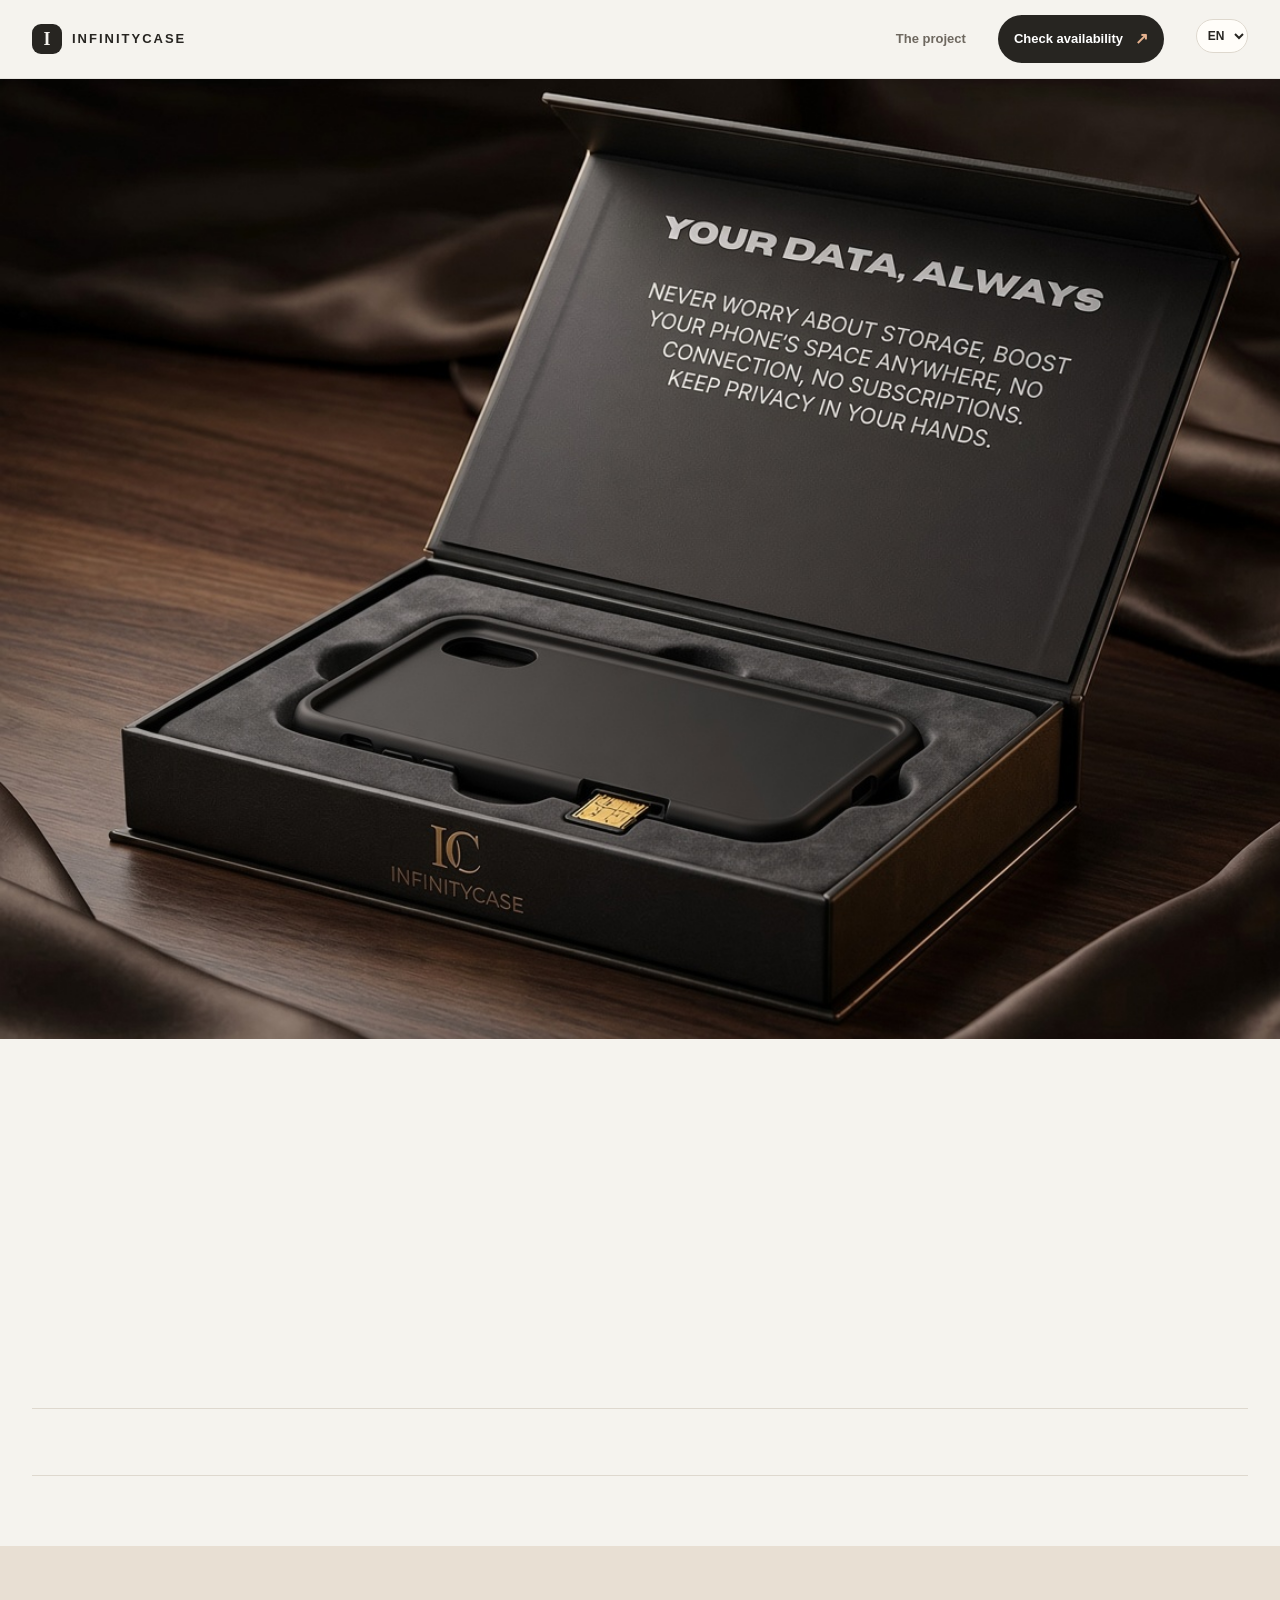
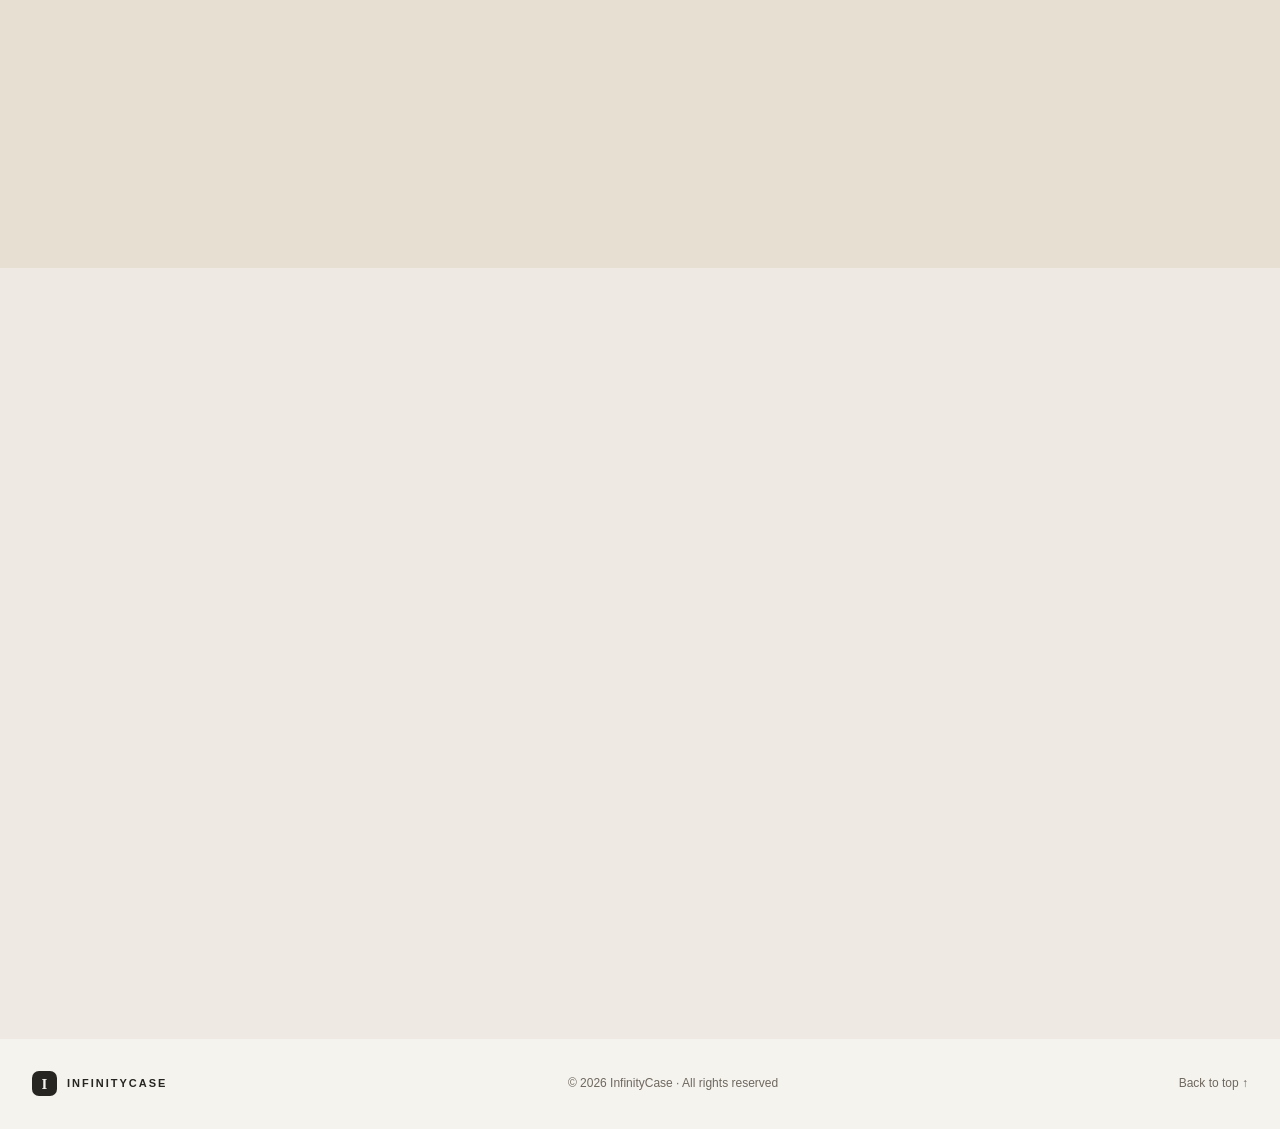
<file: index.html>
<!DOCTYPE html>
<html lang="it">
<head>
  <meta charset="UTF-8">
  <meta name="viewport" content="width=device-width, initial-scale=1">
  <meta name="description" content="InfinityCase: i tuoi dati, sempre con te. Richiedi la disponibilità della versione che desideri." data-i18n-meta="description">
  <title data-i18n="page_title">InfinityCase — I tuoi dati, sempre con te</title>
  <link rel="stylesheet" href="styles.css">
  <script src="animations.js" defer></script>
  <script src="lang.js" defer></script>
</head>
<body>
  <header class="site-header">
    <div class="header-inner">
      <a class="brand" href="#top" aria-label="InfinityCase, pagina iniziale" data-i18n-aria-label="brand_home">
        <span class="brand-mark" aria-hidden="true">I</span>
        <span>INFINITYCASE</span>
      </a>
      <nav class="main-nav" aria-label="Navigazione principale" data-i18n-aria-label="main_nav_label">
        <a href="#progetto" data-i18n="nav_project">Il progetto</a>
        <a class="nav-cta" href="#disponibilita">
          <span data-i18n="nav_request">Richiedi disponibilità</span> <span aria-hidden="true">↗</span>
        </a>
        <label class="language-picker" for="lang-select">
          <span class="visually-hidden" data-i18n="language_label">Lingua</span>
          <select id="lang-select" aria-label="Seleziona lingua" data-i18n-aria-label="language_label">
            <option value="it">IT</option>
            <option value="en">EN</option>
          </select>
        </label>
      </nav>
    </div>
  </header>

  <main id="top">
    <img class="hero-image" src="infinitycase-product.jpeg"
         alt="Confezione InfinityCase aperta con custodia bianca per smartphone" data-i18n-alt="hero_alt">

    <section class="hero">
      <div class="hero-grid">
        <div class="hero-heading">
          <p class="eyebrow"><span class="eyebrow-dot"></span><span data-i18n="eyebrow">Più spazio. Più libertà. Più privacy.</span></p>
          <h1 data-i18n-html="hero_title">I tuoi dati.<br><span>Sempre con te.</span></h1>
        </div>
        <div class="hero-details">
          <p class="intro" data-i18n="intro">
            Dimentica i limiti di spazio sul telefono. InfinityCase è pensata
            per portare i tuoi dati con te, senza abbonamenti e mantenendo
            il controllo delle tue informazioni.
          </p>
          <a class="primary-link" href="#disponibilita">
            <span data-i18n="hero_cta">Scopri la disponibilità</span> <span aria-hidden="true">↘</span>
          </a>
        </div>
        <ul class="feature-list" aria-label="Caratteristiche di InfinityCase" data-i18n-aria-label="features_label">
          <li><span>01</span><span data-i18n="feature_space">Più spazio</span></li>
          <li><span>02</span><span data-i18n="feature_subscription">Senza abbonamenti</span></li>
          <li><span>03</span><span data-i18n="feature_control">Più controllo</span></li>
        </ul>
      </div>
    </section>

    <section class="project-note" id="progetto" aria-labelledby="project-note-title">
      <div class="project-note-content">
        <div class="project-heading">
          <p class="eyebrow" data-i18n="project_eyebrow">Un progetto indipendente</p>
          <h2 id="project-note-title" data-i18n-html="project_title">Nato a Pisa.<br>Costruito insieme.</h2>
        </div>
        <div class="project-description">
          <p data-i18n="project_p1">
            InfinityCase è realizzato da studenti dell'Università di Pisa. 
          </p>
          <p class="availability-note" data-i18n="project_p2">
            Le versioni dipendono dalla produzione: non tutti i modelli di telefono
            potrebbero essere già stati realizzati o essere disponibili. 
          </p>
        </div>
      </div>
    </section>

    <section class="request" id="disponibilita">
      <div class="request-inner">
        <div class="request-copy">
          <p class="eyebrow" data-i18n="request_eyebrow">Il prossimo passo</p>
          <h2 data-i18n="request_title">Verifica la disponibilità per il tuo telefono.</h2>
          <p data-i18n="request_copy">Indicaci il modello che ti interessa: ti ricontatteremo via email indicando le versioni e le colorazioni disponibili per il modello richiesto. Verranno indicati anche costo, tempi di consegna e altre informazioni relative alla procedura di acquisto.</p>
          <p class="request-assurance" data-i18n="request_assurance">ATTENZIONE: La compilazione del seguente modulo NON comporta alcun obbligo di acquisto.</p>
        </div>

        <div class="form-wrap">
          <h2 data-i18n="form_title">Richiedi disponibilità</h2>
          <p class="form-intro" data-i18n="form_intro">Compila il modulo per ricevere aggiornamenti.</p>

          <form name="richiesta-disponibilita" method="POST" data-netlify="true"
                action="grazie.html" netlify-honeypot="bot-field" onsubmit="sessionStorage.setItem('versione_scelta', document.getElementById('versione').value)">
            <input type="hidden" name="form-name" value="richiesta-disponibilita">

            <p hidden>
              <label>compilare questo campo: <input name="bot-field"> </label>
            </p>

            <div class="field">
              <label for="nome" data-i18n="name_label">Nome e cognome</label>
              <input id="nome" type="text" autocomplete="name"
                     placeholder="Il tuo nome" data-i18n-placeholder="name_placeholder" required>
            </div>

            <div class="field">
              <label for="email" data-i18n="email_label">Indirizzo email</label>
              <input id="email" type="email" autocomplete="email"
                     placeholder="nome@email.com"
                     pattern="[^@\s]+@[^@\s]+\.[^@\s]+"
                     title="Inserisci un indirizzo email valido, ad esempio nome@dominio.it" data-i18n-title="email_title"
                     required>
            </div>

            <div class="field">
              <label for="versione" data-i18n="model_label">Versione desiderata</label>
              <select id="versione" name="versione" required>
                <option value="" selected disabled data-i18n="model_select">Seleziona il tuo modello</option>
                <option value="iPhone 17 / 17 Pro / 17 Pro Max">iPhone 17 / 17 Pro / 17 Pro Max</option>
                <option value="iPhone 16 / 16 Plus / 16 Pro / 16 Pro Max">iPhone 16 / 16 Plus / 16 Pro / 16 Pro Max</option>
                <option value="iPhone 15 / 15 Plus / 15 Pro / 15 Pro Max">iPhone 15 / 15 Plus / 15 Pro / 15 Pro Max</option>
                <option value="iPhone 14 / 14 Plus / 14 Pro / 14 Pro Max">iPhone 14 / 14 Plus / 14 Pro / 14 Pro Max</option>
                <option value="iPhone 13 / 13 Mini / 13 Pro / 13 Pro Max">iPhone 13 / 13 Mini / 13 Pro / 13 Pro Max</option>
                <option value="Samsung Galaxy S26 / S26+ / S26 Ultra">Samsung Galaxy S26 / S26+ / S26 Ultra</option>
                <option value="Samsung Galaxy S25 / S25+ / S25 Ultra">Samsung Galaxy S25 / S25+ / S25 Ultra</option>
                <option value="Samsung Galaxy S24 / S24+ / S24 Ultra">Samsung Galaxy S24 / S24+ / S24 Ultra</option>
                <option value="Samsung Galaxy S23 / S23+ / S23 Ultra">Samsung Galaxy S23 / S23+ / S23 Ultra</option>
                <option value="Samsung Galaxy Z Flip / Z Fold">Samsung Galaxy Z Flip / Z Fold</option>
                <option value="Google Pixel 10 / 10 Pro">Google Pixel 10 / 10 Pro</option>
                <option value="Google Pixel 9 / 9 Pro / 9a">Google Pixel 9 / 9 Pro / 9a</option>
                <option value="Xiaomi 15 / 15 Ultra">Xiaomi 15 / 15 Ultra</option>
                <option value="Xiaomi 14 / 14T / 14T Pro">Xiaomi 14 / 14T / 14T Pro</option>
                <option value="Altro modello" data-i18n="other_model">Altro modello</option>
              </select>
            </div>

            <button type="submit"><span data-i18n="submit">RICHIEDI DISPONIBILITÀ</span> <span aria-hidden="true">↗</span></button>
            <p class="privacy" data-i18n="privacy">L'invio del modulo non comporta alcun obbligo di acquisto.</p>
          </form>

        </div>
      </div>
    </section>
  </main>

  <footer class="site-footer">
    <a class="brand footer-brand" href="#top">
      <span class="brand-mark" aria-hidden="true">I</span>
      <span>INFINITYCASE</span>
    </a>
    <p data-i18n="footer_rights">© 2026 InfinityCase · Tutti i diritti riservati</p>
    <a href="#top" class="back-to-top" data-i18n="back_top">Torna su ↑</a>
  </footer>
</body>
</html>
</file>
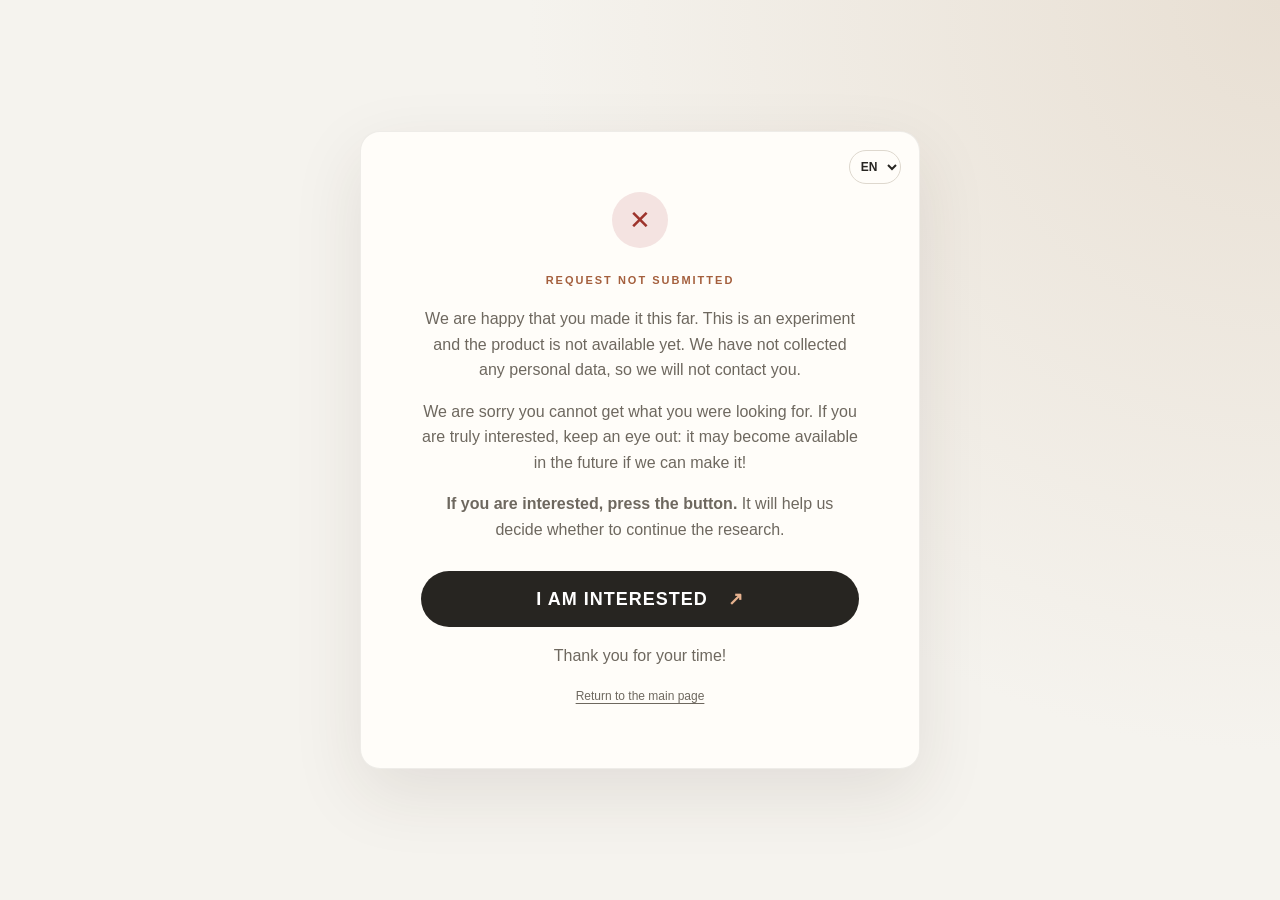
<file: grazie.html>
<!DOCTYPE html>
<html lang="it">
<head>
  <meta charset="UTF-8">
  <meta name="viewport" content="width=device-width, initial-scale=1">
  <title data-i18n="thank_title">Richiesta non inviata — InfinityCase</title>
  <link rel="stylesheet" href="styles.css">
  <script src="lang.js" defer></script>
</head>
<body class="thank-you">
  <main>
    <label class="thank-you-language" for="lang-select">
      <span class="visually-hidden" data-i18n="language_label">Lingua</span>
      <select id="lang-select" aria-label="Seleziona lingua" data-i18n-aria-label="language_label">
        <option value="it">IT</option>
        <option value="en">EN</option>
      </select>
    </label>
    <div class="thank-you-mark" aria-hidden="true">✕</div>
    <p class="eyebrow" data-i18n="thank_eyebrow">Richiesta non inviata</p>
    <p data-i18n="thank_p1">Il fatto che tu sia arrivato fino a qui ci rende molto felici. Questo è un esperimento e il prodotto non è ancora disponibile, non abbiamo raccolto nessuno dei tuoi dati personali quindi non verrai ricontattato.</p>
    <p data-i18n="thank_p2">Ci spiace che tu non possa ricevere ciò che cercavi, ma se sei veramente interessato rimani aggiornato perché potrebbe diventare disponibile in futuro se riusciamo a realizzarlo!</p>

    <p id="interesse-descrizione"><strong data-i18n="interest_label">Se sei interessato, premi il pulsante.</strong> <span data-i18n="interest_help">Ci aiuterà a capire se continuare la ricerca.</span></p>
    <form id="interesse-form" name="segnalazione-interesse" method="POST"
          data-netlify="true" action="grazie.html?interesse=inviato">
      <input type="hidden" name="form-name" value="segnalazione-interesse">
      <input type="hidden" name="interesse" value="si">
      <input type="hidden" name="versione" id="versione-scelta" value="Non specificato">
      <button class="primary-link" type="submit"><span data-i18n="interest_submit">SONO INTERESSATO</span> <span aria-hidden="true">↗</span></button>
    </form>
    <p id="interesse-confermato" role="status" hidden data-i18n="interest_confirmed">Grazie, abbiamo registrato il tuo interesse.</p>


     <p data-i18n="thank_time">Grazie per il tuo tempo!</p>
    <a class="thank-you-back" href="index.html" data-i18n="thank_back">Torna alla pagina principale</a>
  
  </main>
  <script>
    const modello = sessionStorage.getItem('versione_scelta');
    if (modello) {
      document.getElementById('versione-scelta').value = modello;
    }

    if (new URLSearchParams(window.location.search).get('interesse') === 'inviato') {
      document.getElementById('interesse-form').hidden = true;
      document.getElementById('interesse-descrizione').hidden = true;
      document.getElementById('interesse-confermato').hidden = false;
    }
  </script>
</body>
</html>
</file>
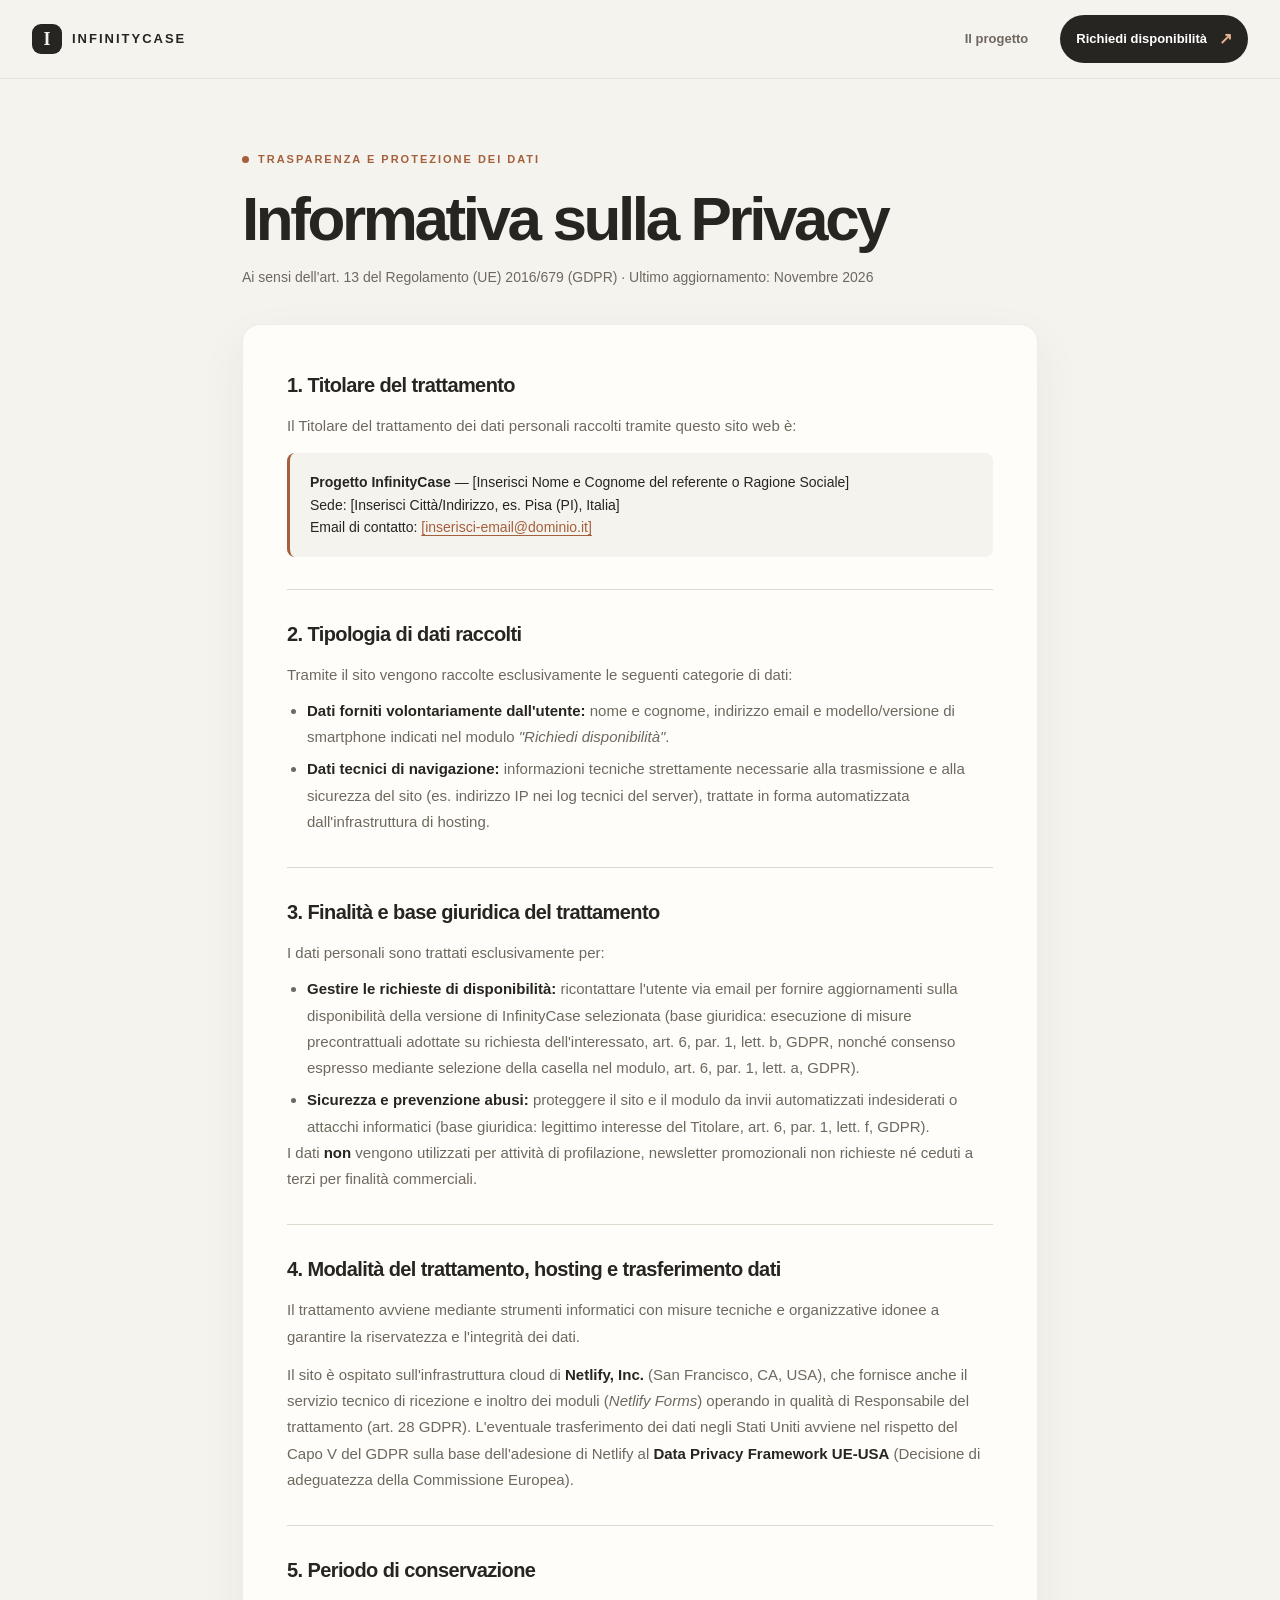
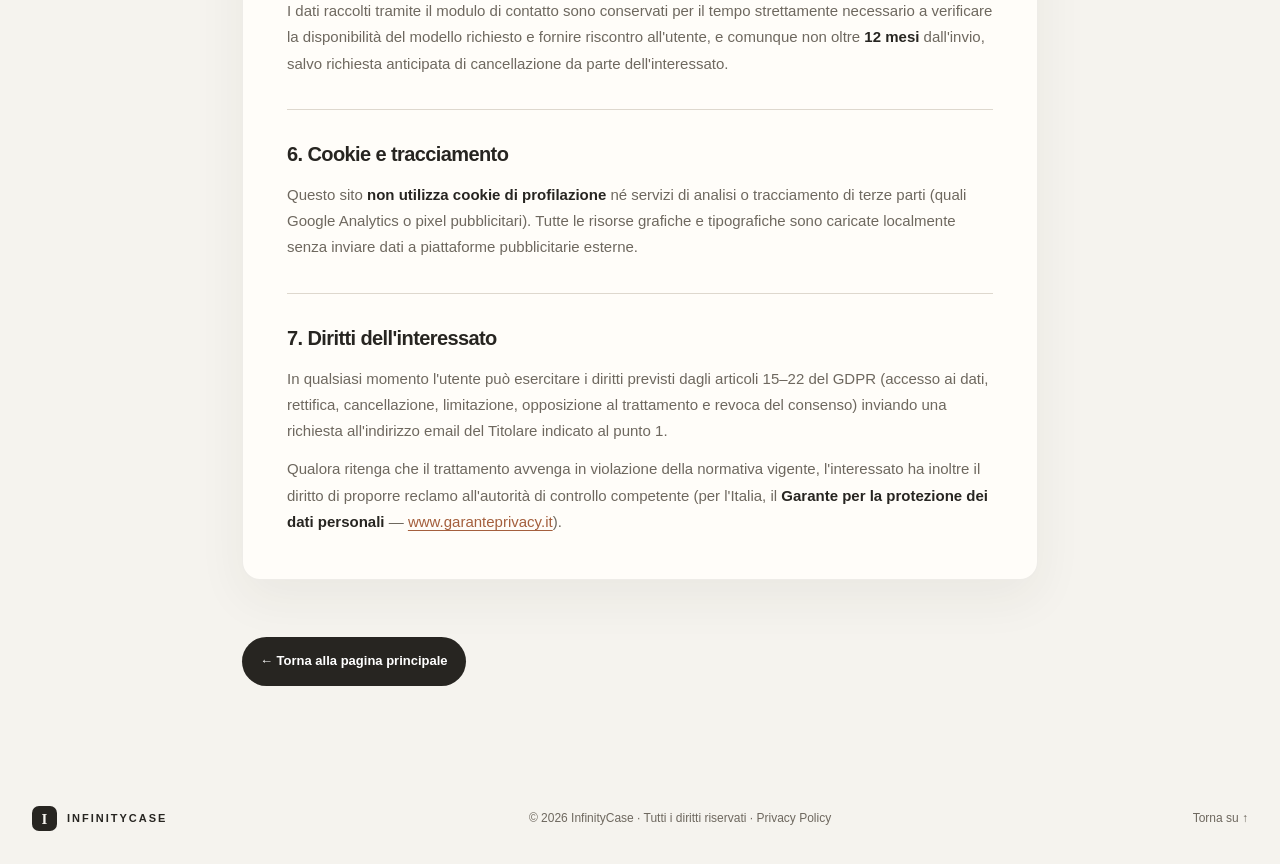
<file: privacy.html>
<!DOCTYPE html>
<html lang="it">
<head>
  <meta charset="UTF-8">
  <meta name="viewport" content="width=device-width, initial-scale=1">
  <meta name="description" content="Informativa sulla Privacy di InfinityCase ai sensi dell'art. 13 del Regolamento (UE) 2016/679 (GDPR).">
  <title>Informativa sulla Privacy — InfinityCase</title>
  <link rel="stylesheet" href="styles.css">
  <style>
    .privacy-hero {
      max-width: 860px;
      margin: auto;
      padding: 72px 32px 36px;
    }
    .privacy-hero h1 {
      margin-top: 18px;
      font-size: clamp(38px, 5.5vw, 62px);
      font-weight: 600;
      line-height: 1.02;
      letter-spacing: -0.055em;
    }
    .privacy-meta {
      margin-top: 16px;
      color: var(--muted);
      font-size: 14px;
    }
    .privacy-body {
      max-width: 860px;
      margin: 0 auto 88px;
      padding: 0 32px;
    }
    .privacy-card {
      padding: 44px;
      border: 1px solid rgba(39,37,33,.08);
      border-radius: 18px;
      background: var(--surface);
      box-shadow: 0 18px 50px rgba(54,44,32,.06);
    }
    .privacy-card section + section {
      margin-top: 32px;
      padding-top: 28px;
      border-top: 1px solid var(--line);
    }
    .privacy-card h2 {
      font-size: 20px;
      font-weight: 650;
      letter-spacing: -0.03em;
      margin-bottom: 12px;
      color: var(--ink);
    }
    .privacy-card p, .privacy-card li {
      color: var(--muted);
      font-size: 15px;
      line-height: 1.75;
    }
    .privacy-card p + p {
      margin-top: 12px;
    }
    .privacy-card ul {
      margin: 10px 0 0 20px;
    }
    .privacy-card li + li {
      margin-top: 6px;
    }
    .privacy-card strong {
      color: var(--ink);
      font-weight: 650;
    }
    .privacy-card a {
      color: var(--accent);
      text-decoration: underline;
      text-underline-offset: 3px;
    }
    .holder-box {
      margin-top: 14px;
      padding: 18px 20px;
      border-left: 3px solid var(--accent);
      border-radius: 8px;
      background: var(--paper);
      font-size: 14px;
      color: var(--ink);
    }
    .privacy-actions {
      margin-top: 32px;
      display: flex;
      justify-content: space-between;
      align-items: center;
      flex-wrap: wrap;
      gap: 16px;
    }
    @media (max-width: 600px) {
      .privacy-hero { padding: 48px 20px 24px; }
      .privacy-body { padding: 0 20px; margin-bottom: 56px; }
      .privacy-card { padding: 26px 20px; border-radius: 14px; }
    }
  </style>
</head>
<body id="top">
  <header class="site-header">
    <div class="header-inner">
      <a class="brand" href="index.html" aria-label="InfinityCase, pagina iniziale">
        <span class="brand-mark" aria-hidden="true">I</span>
        <span>INFINITYCASE</span>
      </a>
      <nav class="main-nav" aria-label="Navigazione principale">
        <a href="index.html#progetto">Il progetto</a>
        <a class="nav-cta" href="index.html#disponibilita">
          Richiedi disponibilità <span aria-hidden="true">↗</span>
        </a>
      </nav>
    </div>
  </header>

  <main>
    <div class="privacy-hero">
      <p class="eyebrow"><span class="eyebrow-dot"></span>Trasparenza e protezione dei dati</p>
      <h1>Informativa sulla Privacy</h1>
      <p class="privacy-meta">Ai sensi dell'art. 13 del Regolamento (UE) 2016/679 (GDPR) · Ultimo aggiornamento: Novembre 2026</p>
    </div>

    <div class="privacy-body">
      <div class="privacy-card">
        <section>
          <h2>1. Titolare del trattamento</h2>
          <p>
            Il Titolare del trattamento dei dati personali raccolti tramite questo sito web è:
          </p>
          <div class="holder-box">
            <strong>Progetto InfinityCase</strong> — [Inserisci Nome e Cognome del referente o Ragione Sociale]<br>
            Sede: [Inserisci Città/Indirizzo, es. Pisa (PI), Italia]<br>
            Email di contatto: <a href="mailto:[inserisci-email@dominio.it]">[inserisci-email@dominio.it]</a>
          </div>
        </section>

        <section>
          <h2>2. Tipologia di dati raccolti</h2>
          <p>
            Tramite il sito vengono raccolte esclusivamente le seguenti categorie di dati:
          </p>
          <ul>
            <li><strong>Dati forniti volontariamente dall'utente:</strong> nome e cognome, indirizzo email e modello/versione di smartphone indicati nel modulo <em>"Richiedi disponibilità"</em>.</li>
            <li><strong>Dati tecnici di navigazione:</strong> informazioni tecniche strettamente necessarie alla trasmissione e alla sicurezza del sito (es. indirizzo IP nei log tecnici del server), trattate in forma automatizzata dall'infrastruttura di hosting.</li>
          </ul>
        </section>

        <section>
          <h2>3. Finalità e base giuridica del trattamento</h2>
          <p>
            I dati personali sono trattati esclusivamente per:
          </p>
          <ul>
            <li><strong>Gestire le richieste di disponibilità:</strong> ricontattare l'utente via email per fornire aggiornamenti sulla disponibilità della versione di InfinityCase selezionata (base giuridica: esecuzione di misure precontrattuali adottate su richiesta dell'interessato, art. 6, par. 1, lett. b, GDPR, nonché consenso espresso mediante selezione della casella nel modulo, art. 6, par. 1, lett. a, GDPR).</li>
            <li><strong>Sicurezza e prevenzione abusi:</strong> proteggere il sito e il modulo da invii automatizzati indesiderati o attacchi informatici (base giuridica: legittimo interesse del Titolare, art. 6, par. 1, lett. f, GDPR).</li>
          </ul>
          <p>
            I dati <strong>non</strong> vengono utilizzati per attività di profilazione, newsletter promozionali non richieste né ceduti a terzi per finalità commerciali.
          </p>
        </section>

        <section>
          <h2>4. Modalità del trattamento, hosting e trasferimento dati</h2>
          <p>
            Il trattamento avviene mediante strumenti informatici con misure tecniche e organizzative idonee a garantire la riservatezza e l'integrità dei dati.
          </p>
          <p>
            Il sito è ospitato sull'infrastruttura cloud di <strong>Netlify, Inc.</strong> (San Francisco, CA, USA), che fornisce anche il servizio tecnico di ricezione e inoltro dei moduli (<em>Netlify Forms</em>) operando in qualità di Responsabile del trattamento (art. 28 GDPR). L'eventuale trasferimento dei dati negli Stati Uniti avviene nel rispetto del Capo V del GDPR sulla base dell'adesione di Netlify al <strong>Data Privacy Framework UE-USA</strong> (Decisione di adeguatezza della Commissione Europea).
          </p>
        </section>

        <section>
          <h2>5. Periodo di conservazione</h2>
          <p>
            I dati raccolti tramite il modulo di contatto sono conservati per il tempo strettamente necessario a verificare la disponibilità del modello richiesto e fornire riscontro all'utente, e comunque non oltre <strong>12 mesi</strong> dall'invio, salvo richiesta anticipata di cancellazione da parte dell'interessato.
          </p>
        </section>

        <section>
          <h2>6. Cookie e tracciamento</h2>
          <p>
            Questo sito <strong>non utilizza cookie di profilazione</strong> né servizi di analisi o tracciamento di terze parti (quali Google Analytics o pixel pubblicitari). Tutte le risorse grafiche e tipografiche sono caricate localmente senza inviare dati a piattaforme pubblicitarie esterne.
          </p>
        </section>

        <section>
          <h2>7. Diritti dell'interessato</h2>
          <p>
            In qualsiasi momento l'utente può esercitare i diritti previsti dagli articoli 15–22 del GDPR (accesso ai dati, rettifica, cancellazione, limitazione, opposizione al trattamento e revoca del consenso) inviando una richiesta all'indirizzo email del Titolare indicato al punto 1.
          </p>
          <p>
            Qualora ritenga che il trattamento avvenga in violazione della normativa vigente, l'interessato ha inoltre il diritto di proporre reclamo all'autorità di controllo competente (per l'Italia, il <strong>Garante per la protezione dei dati personali</strong> — <a href="https://www.garanteprivacy.it" target="_blank" rel="noopener noreferrer">www.garanteprivacy.it</a>).
          </p>
        </section>
      </div>

      <div class="privacy-actions">
        <a class="primary-link" href="index.html">← Torna alla pagina principale</a>
      </div>
    </div>
  </main>

  <footer class="site-footer">
    <a class="brand footer-brand" href="index.html">
      <span class="brand-mark" aria-hidden="true">I</span>
      <span>INFINITYCASE</span>
    </a>
    <p>© 2026 InfinityCase · Tutti i diritti riservati · <a href="privacy.html" class="footer-link">Privacy Policy</a></p>
    <a href="#top" class="back-to-top">Torna su ↑</a>
  </footer>
</body>
</html>
</file>
<file: styles.css>
:root {
  color-scheme: light;
  --paper: #f5f3ee;
  --surface: #fffdf9;
  --ink: #272521;
  --muted: #6e685f;
  --line: #ded8ce;
  --sand: #e8dfd3;
  --accent: #a45f3d;
  --accent-dark: #80462e;
}
* { box-sizing: border-box; margin: 0; padding: 0; }
html { scroll-behavior: smooth; }
section[id] { scroll-margin-top: 96px; }
body {
  margin: 0; background: var(--paper); color: var(--ink);
  font-family: Inter, "Segoe UI", Arial, sans-serif; line-height: 1.6;
}
a { color: inherit; text-decoration: none; }
a:focus-visible, button:focus-visible, input:focus-visible, select:focus-visible {
  outline: 3px solid rgba(164,95,61,.38); outline-offset: 3px;
}
.site-header {
  position: sticky; top: 0; z-index: 10;
  border-bottom: 1px solid rgba(39,37,33,.08);
  background: rgba(245,243,238,.94); backdrop-filter: blur(14px);
}
.header-inner {
  max-width: 1280px; height: 78px; margin: auto; padding: 0 32px;
  display: flex; align-items: center; justify-content: space-between;
}
.brand { display: inline-flex; align-items: center; gap: 10px; font-size: 13px; font-weight: 800; letter-spacing: 2px; }
.brand-mark {
  width: 30px; height: 30px; display: grid; place-items: center;
  border-radius: 9px; background: var(--ink); color: var(--paper);
  font-family: Georgia, serif; font-size: 18px; font-weight: 700; letter-spacing: 0;
}
.main-nav { display: flex; align-items: center; gap: 32px; font-size: 13px; font-weight: 650; }
.language-picker select {
  width: 52px;
  padding: 8px 6px;
  border-radius: 999px;
  background: var(--surface);
  font-size: 12px;
  font-weight: 800;
  text-align: center;
  cursor: pointer;
}
.visually-hidden {
  position: absolute;
  width: 1px;
  height: 1px;
  padding: 0;
  margin: -1px;
  overflow: hidden;
  clip: rect(0, 0, 0, 0);
  white-space: nowrap;
  border: 0;
}
.main-nav > a:first-child { color: var(--muted); transition: color .2s; }
.main-nav > a:first-child:hover { color: var(--accent); }
.nav-cta {
  display: inline-flex; align-items: center; gap: 12px; padding: 11px 16px;
  border-radius: 999px; background: var(--ink); color: white;
  white-space: nowrap; transition: background .2s, transform .2s;
}
.nav-cta > span[aria-hidden="true"] { color: #e6b28f; font-size: 16px; }
.nav-cta > span:not([aria-hidden]) { color: white; }
.nav-cta:hover { background: var(--accent-dark); transform: translateY(-1px); }

.hero-image {
  display: block; width: 100%; height: auto;
}
.hero { max-width: 1280px; margin: auto; padding: 82px 32px 70px; }
.hero-grid { display: grid; grid-template-columns: 1.1fr .9fr; gap: 64px 8%; align-items: center; }
.eyebrow {
  display: flex; align-items: center; gap: 9px; color: var(--accent);
  font-size: 11px; font-weight: 750; letter-spacing: 2px; text-transform: uppercase;
}
.eyebrow-dot { width: 7px; height: 7px; border-radius: 50%; background: var(--accent); }
.hero h1 {
  margin-top: 24px; font-size: clamp(52px, 7vw, 88px); font-weight: 600;
  line-height: .98; letter-spacing: -.065em;
}
.hero h1 span { color: var(--accent); font-family: Georgia, "Times New Roman", serif; font-weight: 400; font-style: italic; }
.hero-details { align-self: end; padding: 0 0 8px; }
.intro { max-width: 510px; color: var(--muted); font-size: 18px; line-height: 1.75; }
.primary-link {
  display: inline-flex; align-items: center; gap: 20px; margin-top: 25px;
  padding: 14px 18px; border-radius: 999px; background: var(--ink); color: white;
  font-size: 13px; font-weight: 700; transition: background .2s, transform .2s;
}
.primary-link span { color: #e6b28f; font-size: 18px; }
.primary-link > span:not([aria-hidden]) { color: white; }
.primary-link:hover { background: var(--accent-dark); transform: translateY(-2px); }
.feature-list {
  grid-column: 1 / -1; display: grid; grid-template-columns: repeat(3, 1fr);
  margin: 8px 0 0; padding: 22px 0; list-style: none;
  border-top: 1px solid var(--line); border-bottom: 1px solid var(--line);
}
.feature-list li { display: flex; align-items: center; gap: 14px; font-size: 14px; font-weight: 650; }
.feature-list li + li { padding-left: 24px; border-left: 1px solid var(--line); }
.feature-list li > span:first-child { color: var(--accent); font-size: 11px; font-weight: 750; letter-spacing: 1px; }
.feature-list li > span:last-child:not(:first-child) { color: var(--ink); font-size: 14px; font-weight: 650; letter-spacing: normal; }

.project-note { padding: 82px 32px; background: var(--sand); }
.project-note-content {
  max-width: 1216px; margin: auto; display: grid;
  grid-template-columns: 1fr 1fr; gap: 72px; align-items: center;
}
.project-heading h2 {
  margin-top: 20px; font-size: clamp(40px, 5vw, 60px);
  line-height: 1; letter-spacing: -.055em; font-weight: 600;
}
.project-description { max-width: 540px; color: var(--muted); font-size: 17px; }
.project-description p + p { margin-top: 18px; }
.availability-note { padding-top: 18px; border-top: 1px solid rgba(39,37,33,.16); }

.request { padding: 100px 32px; background: #eeeae3; }
.request-inner {
  max-width: 1216px; margin: auto; display: grid;
  grid-template-columns: .9fr 1.1fr; gap: 80px; align-items: center;
}
.request-copy h2 { max-width: 500px; margin: 20px 0; font-size: clamp(38px, 4.5vw, 56px); line-height: 1.02; letter-spacing: -.05em; }
.request-copy > p:not(.eyebrow):not(.request-assurance) { max-width: 430px; color: var(--muted); font-size: 17px; }
.request-assurance { max-width: 430px; margin-top: 28px; padding-left: 16px; border-left: 2px solid var(--accent); color: var(--muted); font-size: 13px; }
.form-wrap {
  width: 100%; max-width: 590px; justify-self: end; padding: 42px;
  border: 1px solid rgba(39,37,33,.07); border-radius: 18px;
  background: var(--surface); box-shadow: 0 22px 60px rgba(54,44,32,.08);
}
.form-wrap h2 { font-size: 29px; letter-spacing: -.04em; }
.form-intro { margin: 8px 0 28px; color: var(--muted); font-size: 14px; }
.field { margin-bottom: 18px; }
label { display: block; margin-bottom: 7px; font-size: 12px; font-weight: 700; }
input, select {
  width: 100%; padding: 14px; border: 1px solid var(--line); border-radius: 8px;
  background: #fbfaf7; color: var(--ink); font: inherit; font-size: 14px;
  outline: none; transition: border-color .2s, box-shadow .2s;
}
input:focus, select:focus { border-color: var(--accent); box-shadow: 0 0 0 3px rgba(164,95,61,.12); }
button {
  width: 100%; display: flex; justify-content: center; align-items: center; gap: 12px;
  padding: 16px; border: 0; border-radius: 8px; background: var(--accent);
  color: white; font: inherit; font-size: 12px; font-weight: 750; letter-spacing: 1px;
  cursor: pointer; transition: background .2s, transform .2s;
}
button span { font-size: 16px; }
button:hover { background: var(--accent-dark); transform: translateY(-2px); }
.privacy { margin-top: 16px; color: #51483e; font-size: 13px; font-weight: 700; text-align: center; }

.site-footer {
  min-height: 90px; max-width: 1280px; margin: auto; padding: 22px 32px;
  display: flex; align-items: center; justify-content: space-between; gap: 20px;
}
.site-footer p, .back-to-top { color: var(--muted); font-size: 12px; }
.footer-brand { font-size: 11px; }
.footer-brand .brand-mark { width: 25px; height: 25px; border-radius: 7px; font-size: 15px; }
.back-to-top { transition: color .2s; }
.back-to-top:hover { color: var(--accent); }

.motion-reveal {
  opacity: 0; transform: translateY(24px);
  transition: opacity .75s ease, transform .75s ease;
}
.motion-reveal.is-visible { opacity: 1; transform: translateY(0); }
.hero-heading > .motion-reveal:nth-child(1) { transition-delay: .1s; }
.hero-heading > .motion-reveal:nth-child(2) { transition-delay: .22s; }
.hero-details > .motion-reveal:nth-child(2) { transition-delay: .14s; }

@media (max-width: 900px) {
  .hero { padding: 64px 28px 56px; }
  .hero-grid { grid-template-columns: 1fr; gap: 28px; }
  .hero-details { max-width: 600px; }
  .feature-list { margin-top: 12px; }
  .project-note-content { gap: 40px; }
  .request-inner { grid-template-columns: 1fr; gap: 42px; }
  .form-wrap { justify-self: start; max-width: 680px; }
}
@media (max-width: 600px) {
  .header-inner { height: 68px; padding: 0 14px; }
  .brand { gap: 8px; font-size: 11px; letter-spacing: 1.5px; }
  .brand-mark { width: 27px; height: 27px; }
  .main-nav { gap: 8px; font-size: 11px; }
  .main-nav > a:first-child { display: none; }
  .nav-cta { gap: 5px; padding: 9px 10px; }
  .hero { padding: 48px 20px 44px; }
  .hero-grid { gap: 26px; }
  .hero h1 { margin-top: 18px; font-size: clamp(46px, 13vw, 68px); }
  .intro { font-size: 16px; }
  .feature-list { gap: 10px; padding: 18px 0; }
  .feature-list li { display: block; font-size: 12px; line-height: 1.4; }
  .feature-list li span { display: block; margin-bottom: 5px; }
  .feature-list li + li { padding-left: 10px; }
  .project-note { padding: 58px 20px; }
  .project-note-content { grid-template-columns: 1fr; gap: 25px; }
  .project-heading h2 { margin-top: 14px; font-size: 42px; }
  .project-description { font-size: 15px; }
  .request { padding: 68px 20px; }
  .request-inner { gap: 32px; }
  .request-copy h2 { font-size: 40px; }
  .form-wrap { padding: 28px 22px; border-radius: 14px; }
  .form-wrap h2 { font-size: 25px; }
  .site-footer { padding: 24px 20px; flex-wrap: wrap; }
  .site-footer p { order: 1; width: 100%; }
}
@media (max-width: 360px) {
  .header-inner .brand > span:last-child { display: none; }
}

@media (prefers-reduced-motion: reduce) {
  *, *::before, *::after {
    animation: none !important;
    scroll-behavior: auto !important;
    transition: none !important;
  }
  .motion-reveal { opacity: 1; transform: none; }
}

.thank-you {
  min-height: 100vh; display: grid; place-items: center; padding: 24px;
  background: radial-gradient(circle at top right, #e8dfd3, var(--paper) 48%);
}
.thank-you main {
  width: min(100%, 560px); padding: 60px; border: 1px solid rgba(39,37,33,.08);
  border-radius: 20px; background: var(--surface); text-align: center;
  box-shadow: 0 24px 70px rgba(54,44,32,.1);
  position: relative;
}
.thank-you-language {
  position: absolute;
  top: 18px;
  right: 18px;
}
.thank-you-language select {
  width: 52px;
  padding: 8px 6px;
  border-radius: 999px;
  background: var(--surface);
  font-size: 12px;
  font-weight: 800;
  text-align: center;
  cursor: pointer;
}
.thank-you-mark {
  width: 56px; height: 56px; margin: 0 auto 24px; display: grid; place-items: center;
  border-radius: 50%; background: #f4e3e1; color: #9d332b; font-size: 26px;
}
.thank-you .eyebrow { justify-content: center; }
.thank-you main > p:not(.eyebrow) { margin-top: 16px; color: var(--muted); }
.thank-you .primary-link { margin-top: 28px; }
.thank-you-back {
  display: inline-block; margin-top: 18px; color: var(--muted);
  font-size: 12px; text-decoration: underline; text-underline-offset: 3px;
}
.thank-you-back:hover { color: var(--accent); }
@media (max-width: 600px) {
  .thank-you main { padding: 42px 25px; }
}
</file>
